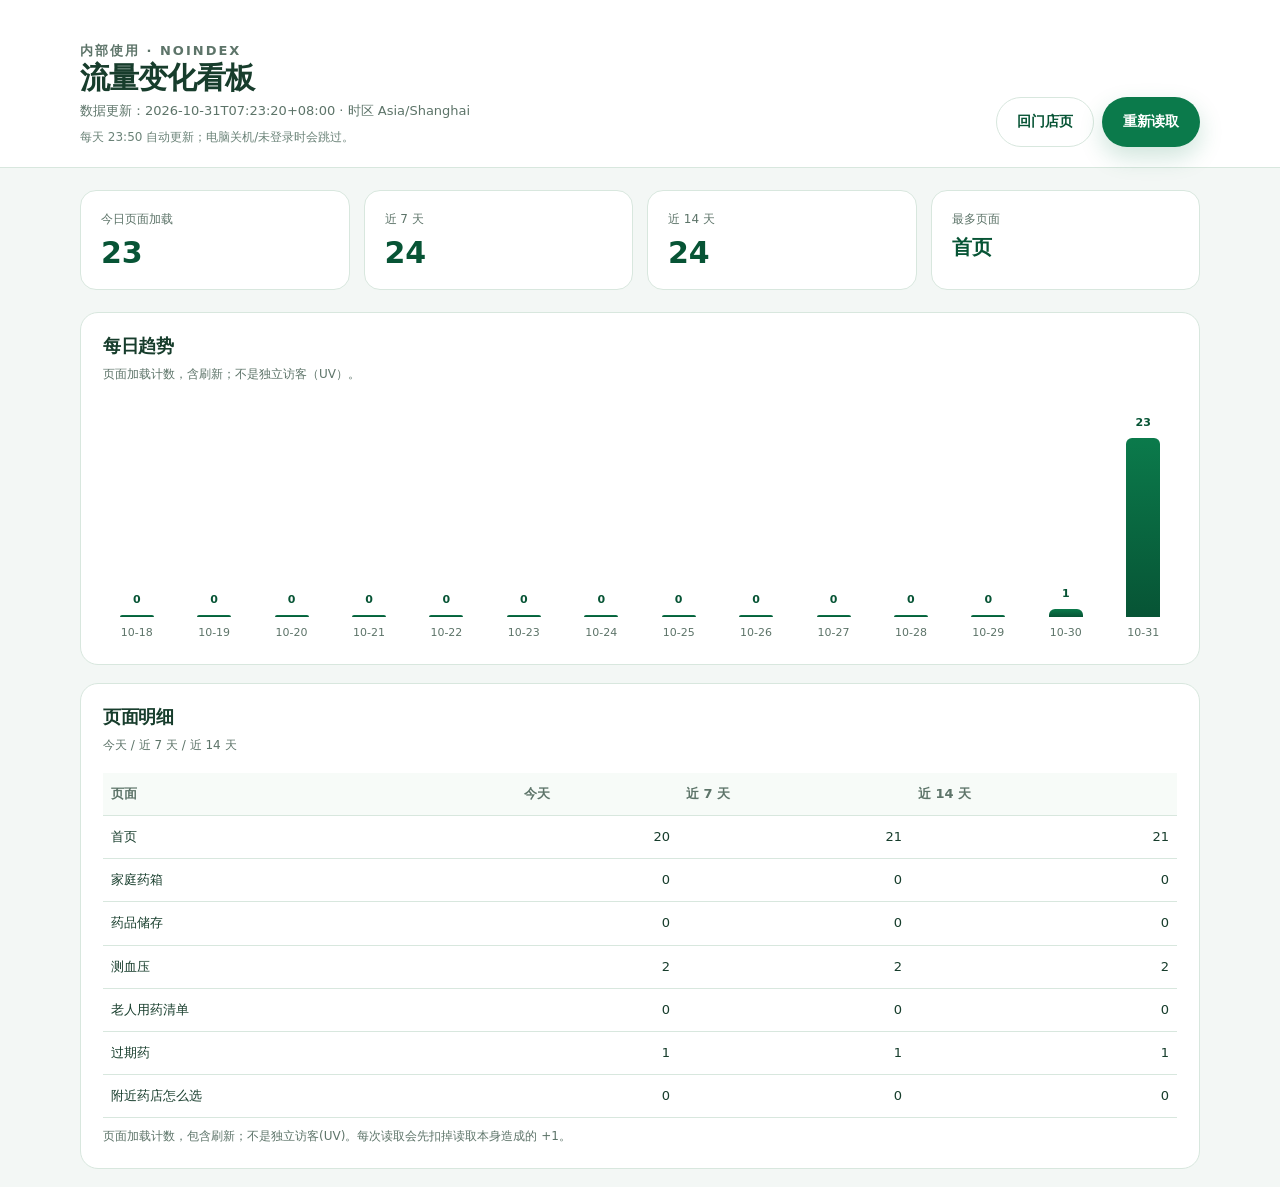
<file: dashboard/index.html>
<!DOCTYPE html>
<html lang="zh-CN">
<head>
<meta charset="UTF-8">
<meta name="viewport" content="width=device-width, initial-scale=1.0">
<meta name="robots" content="noindex,nofollow">
<title>流量看板｜万家康羊山窑店</title>
<link rel="stylesheet" href="../styles.css">
<style>
  body{background:#f3f7f5}
  .dash-head{padding:34px 0 20px;border-bottom:1px solid var(--line);background:#fff}
  .dash-head .wrap{display:flex;justify-content:space-between;align-items:flex-end;gap:16px;flex-wrap:wrap}
  .dash-head h1{margin:0;font-size:30px}
  .dash-head p{margin:6px 0 0;color:var(--muted);font-size:13px}
  .dash-actions{display:flex;gap:8px;flex-wrap:wrap}
  .stats{display:grid;grid-template-columns:repeat(4,1fr);gap:14px;margin:22px 0}
  .stat{background:#fff;border:1px solid var(--line);border-radius:16px;padding:18px 20px}
  .stat span{display:block;color:var(--muted);font-size:12px}
  .stat b{display:block;font-size:30px;line-height:1.2;margin-top:6px;color:var(--green-dark)}
  .panel{background:#fff;border:1px solid var(--line);border-radius:18px;padding:22px;margin-bottom:18px}
  .panel h2{margin:0 0 6px;font-size:18px}
  .panel .sub{color:var(--muted);font-size:12px;margin:0 0 18px}
  .chart{display:flex;align-items:flex-end;gap:10px;height:240px;padding:12px 0 0;overflow-x:auto}
  .bar-wrap{flex:1;min-width:44px;display:flex;flex-direction:column;align-items:center;justify-content:flex-end;height:100%}
  .bar{width:100%;max-width:34px;background:linear-gradient(180deg,#0b7a4b,#075435);border-radius:6px 6px 0 0;min-height:2px;transition:height .3s}
  .bar-label{font-size:11px;color:var(--muted);margin-top:7px;white-space:nowrap}
  .bar-num{font-size:11px;color:var(--green-dark);font-weight:700;margin-bottom:5px}
  table{width:100%;border-collapse:collapse;font-size:13px}
  th,td{padding:10px 8px;border-bottom:1px solid var(--line);text-align:left}
  th{color:var(--muted);font-weight:600;background:#f7fbf8}
  td.num{text-align:right;font-variant-numeric:tabular-nums}
  .note{font-size:12px;color:var(--muted);line-height:1.7;margin:8px 0 0}
  .empty{padding:40px;text-align:center;color:var(--muted)}
  @media(max-width:900px){.stats{grid-template-columns:1fr 1fr}}
  @media(max-width:560px){.stats{grid-template-columns:1fr 1fr}.dash-head h1{font-size:24px}.chart{gap:6px}}
</style>
</head>
<body>
<header class="dash-head">
  <div class="wrap">
    <div>
      <p class="eyebrow">内部使用 · noindex</p>
      <h1>流量变化看板</h1>
      <p id="updated">正在读取 traffic.json…</p>
      <p style="margin:4px 0 0;color:#6b8378;font-size:12px">每天 23:50 自动更新；电脑关机/未登录时会跳过。</p>
    </div>
    <div class="dash-actions">
      <a class="btn ghost" href="../index.html">回门店页</a>
      <button class="btn primary" type="button" onclick="loadData()">重新读取</button>
    </div>
  </div>
</header>

<main class="wrap">
  <section class="stats">
    <div class="stat"><span>今日页面加载</span><b id="today">—</b></div>
    <div class="stat"><span>近 7 天</span><b id="week">—</b></div>
    <div class="stat"><span>近 14 天</span><b id="all">—</b></div>
    <div class="stat"><span>最多页面</span><b id="top" style="font-size:20px">—</b></div>
  </section>

  <section class="panel">
    <h2>每日趋势</h2>
    <p class="sub">页面加载计数，含刷新；不是独立访客（UV）。</p>
    <div id="chart" class="chart"></div>
  </section>

  <section class="panel">
    <h2>页面明细</h2>
    <p class="sub">今天 / 近 7 天 / 近 14 天</p>
    <div style="overflow-x:auto">
      <table>
        <thead><tr><th>页面</th><th class="num">今天</th><th class="num">近 7 天</th><th class="num">近 14 天</th></tr></thead>
        <tbody id="tbody"></tbody>
      </table>
    </div>
    <p class="note" id="note"></p>
  </section>
</main>

<script>
let DATA = null;

function fmt(n){return new Intl.NumberFormat('zh-CN').format(n||0)}
function sumDays(page, days){return days.reduce((a,d)=>a+((DATA.counts[page]||{})[d]||0),0)}
function totalDay(day){return Object.keys(DATA.pages).reduce((a,p)=>a+((DATA.counts[p]||{})[day]||0),0)}

function draw(){
  const days = DATA.days || [];
  const today = days[days.length-1];
  const last7 = days.slice(-7);
  const totals = days.map(totalDay);
  const allTotal = totals.reduce((a,b)=>a+b,0);
  document.getElementById('today').textContent = fmt(totalDay(today));
  document.getElementById('week').textContent = fmt(last7.reduce((a,d)=>a+totalDay(d),0));
  document.getElementById('all').textContent = fmt(allTotal);
  const pageTotals = Object.keys(DATA.pages).map(p=>({p,n:sumDays(p,days)}));
  pageTotals.sort((a,b)=>b.n-a.n);
  document.getElementById('top').textContent = pageTotals[0] && pageTotals[0].n>0 ? DATA.pages[pageTotals[0].p] : '暂无数据';
  document.getElementById('updated').textContent = '数据更新：' + (DATA.updated||'—') + ' · 时区 ' + (DATA.timezone||'Asia/Shanghai');

  const max = Math.max(1, ...totals);
  const chart = document.getElementById('chart');
  chart.innerHTML = days.map((d,i)=>{
    const h = Math.round((totals[i]/max)*180);
    return '<div class="bar-wrap"><div class="bar-num">'+totals[i]+'</div><div class="bar" style="height:'+Math.max(2,h)+'px"></div><div class="bar-label">'+d.slice(5)+'</div></div>';
  }).join('');

  const tbody = document.getElementById('tbody');
  tbody.innerHTML = Object.keys(DATA.pages).map(p=>{
    const todayN = (DATA.counts[p]||{})[today]||0;
    return '<tr><td>'+DATA.pages[p]+'</td><td class="num">'+fmt(todayN)+'</td><td class="num">'+fmt(sumDays(p,last7))+'</td><td class="num">'+fmt(sumDays(p,days))+'</td></tr>';
  }).join('');
  document.getElementById('note').textContent = DATA.note || '';
}

async function loadData(){
  try{
    const r = await fetch('../traffic.json?t=' + Date.now(), {cache:'no-store'});
    DATA = await r.json();
    draw();
  }catch(e){
    document.getElementById('updated').textContent = '读取 traffic.json 失败：' + e.message;
  }
}
loadData();
</script>
</body>
</html>
</file>
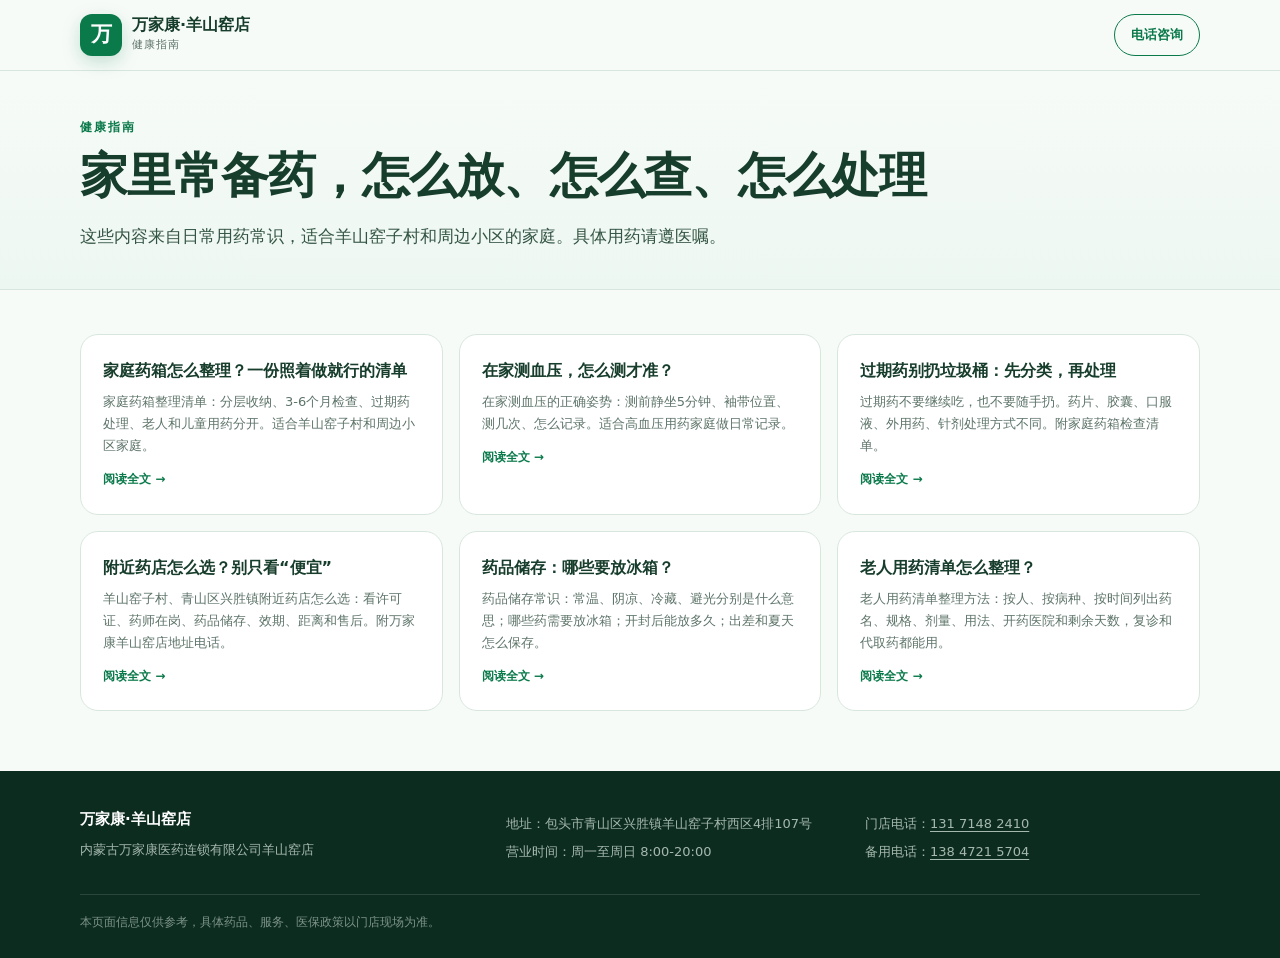
<file: guides/index.html>
﻿<!DOCTYPE html><html lang="zh-CN"><head><meta charset="UTF-8"><meta name="viewport" content="width=device-width, initial-scale=1.0"><title>健康指南｜万家康羊山窑店</title><meta name="description" content="家庭药箱、药品储存、测血压、老人用药清单、过期药处理、附近药店怎么选。"><link rel="canonical" href="https://cbbccb915.github.io/wanjiakang-yangshanyao/guides/"><link rel="stylesheet" href="../styles.css"></head><body><header class="top"><div class="wrap nav"><a class="brand" href="../index.html"><span class="brand-mark">万</span><span><strong>万家康·羊山窑店</strong><small>健康指南</small></span></a><a class="call" href="tel:13171482410">电话咨询</a></div></header><section class="article-hero"><div class="wrap"><p class="eyebrow">健康指南</p><h1>家里常备药，怎么放、怎么查、怎么处理</h1><p class="lead">这些内容来自日常用药常识，适合羊山窑子村和周边小区的家庭。具体用药请遵医嘱。</p></div></section><main class="wrap" style="padding:44px 0 60px"><div class="guide-grid"><a class="guide-card" href="family-medicine-box.html"><b>家庭药箱怎么整理？一份照着做就行的清单</b><span>家庭药箱整理清单：分层收纳、3-6个月检查、过期药处理、老人和儿童用药分开。适合羊山窑子村和周边小区家庭。</span><em>阅读全文 →</em></a><a class="guide-card" href="blood-pressure.html"><b>在家测血压，怎么测才准？</b><span>在家测血压的正确姿势：测前静坐5分钟、袖带位置、测几次、怎么记录。适合高血压用药家庭做日常记录。</span><em>阅读全文 →</em></a><a class="guide-card" href="expired-medicine.html"><b>过期药别扔垃圾桶：先分类，再处理</b><span>过期药不要继续吃，也不要随手扔。药片、胶囊、口服液、外用药、针剂处理方式不同。附家庭药箱检查清单。</span><em>阅读全文 →</em></a><a class="guide-card" href="community-pharmacy.html"><b>附近药店怎么选？别只看“便宜”</b><span>羊山窑子村、青山区兴胜镇附近药店怎么选：看许可证、药师在岗、药品储存、效期、距离和售后。附万家康羊山窑店地址电话。</span><em>阅读全文 →</em></a><a class="guide-card" href="medicine-storage.html"><b>药品储存：哪些要放冰箱？</b><span>药品储存常识：常温、阴凉、冷藏、避光分别是什么意思；哪些药需要放冰箱；开封后能放多久；出差和夏天怎么保存。</span><em>阅读全文 →</em></a><a class="guide-card" href="elderly-medication-list.html"><b>老人用药清单怎么整理？</b><span>老人用药清单整理方法：按人、按病种、按时间列出药名、规格、剂量、用法、开药医院和剩余天数，复诊和代取药都能用。</span><em>阅读全文 →</em></a></div></main><footer class="footer"><div class="wrap footer-grid"><div><strong>万家康·羊山窑店</strong><p>内蒙古万家康医药连锁有限公司羊山窑店</p></div><div><p>地址：包头市青山区兴胜镇羊山窑子村西区4排107号</p><p>营业时间：周一至周日 8:00-20:00</p></div><div><p>门店电话：<a href="tel:13171482410">131 7148 2410</a></p><p>备用电话：<a href="tel:13847215704">138 4721 5704</a></p></div></div><div class="wrap copyright">本页面信息仅供参考，具体药品、服务、医保政策以门店现场为准。</div></footer></body></html>
</file>
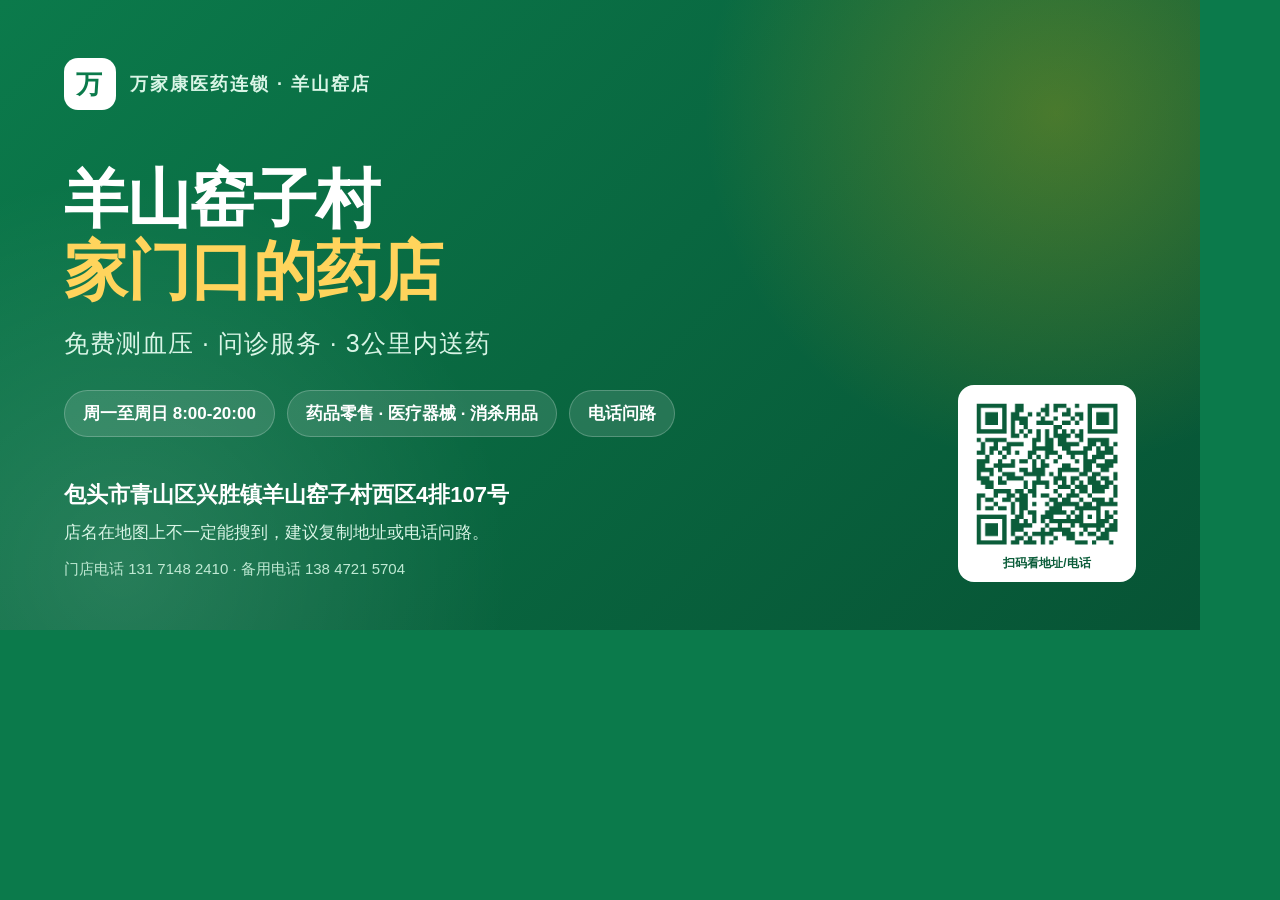
<file: share.html>
<!DOCTYPE html>
<html lang="zh-CN">
<head>
<meta charset="UTF-8">
<style>
  *{box-sizing:border-box;margin:0;padding:0}
  body{width:1200px;height:630px;overflow:hidden;font-family:"Microsoft YaHei","PingFang SC",sans-serif;background:#0b7a4b;color:#fff}
  .card{width:1200px;height:630px;padding:58px 64px;position:relative;overflow:hidden;background:
    radial-gradient(circle at 88% 18%,rgba(242,183,5,.28),transparent 30%),
    radial-gradient(circle at 10% 90%,rgba(255,255,255,.12),transparent 32%),
    linear-gradient(135deg,#0b7a4b 0%,#075435 100%)}
  .brand{display:flex;align-items:center;gap:14px;font-size:18px;font-weight:700;letter-spacing:2px;color:#d9f5e6}
  .mark{width:52px;height:52px;border-radius:14px;background:#fff;color:#0b7a4b;display:flex;align-items:center;justify-content:center;font-size:26px;font-weight:900}
  h1{margin-top:54px;font-size:64px;line-height:1.12;letter-spacing:-1px;font-weight:900}
  h1 span{color:#ffd45c}
  .sub{margin-top:20px;font-size:25px;color:#d9f5e6;letter-spacing:1px}
  .services{margin-top:30px;display:flex;gap:12px;flex-wrap:wrap}
  .services b{background:rgba(255,255,255,.12);border:1px solid rgba(255,255,255,.22);border-radius:999px;padding:11px 18px;font-size:17px;font-weight:600}
  .bottom{position:absolute;left:64px;right:64px;bottom:48px;display:flex;align-items:flex-end;justify-content:space-between;gap:28px}
  .addr{font-size:17px;line-height:1.75;color:#d9f5e6}
  .addr strong{display:block;font-size:22px;color:#fff;margin-bottom:4px}
  .phone{font-size:15px;color:#bfe9d3;margin-top:8px}
  .qr{width:178px;background:#fff;border-radius:16px;padding:10px;text-align:center;flex-shrink:0}
  .qr img{width:158px;height:158px;display:block}
  .qr span{display:block;color:#0b5d3a;font-size:12px;font-weight:700;margin-top:2px}
</style>
</head>
<body>
<div class="card">
  <div class="brand"><div class="mark">万</div>万家康医药连锁 · 羊山窑店</div>
  <h1>羊山窑子村<br><span>家门口的药店</span></h1>
  <div class="sub">免费测血压 · 问诊服务 · 3公里内送药</div>
  <div class="services"><b>周一至周日 8:00-20:00</b><b>药品零售 · 医疗器械 · 消杀用品</b><b>电话问路</b></div>
  <div class="bottom">
    <div class="addr">
      <strong>包头市青山区兴胜镇羊山窑子村西区4排107号</strong>
      店名在地图上不一定能搜到，建议复制地址或电话问路。
      <div class="phone">门店电话 131 7148 2410 · 备用电话 138 4721 5704</div>
    </div>
    <div class="qr"><img src="assets/qr.png" alt="扫码打开门店页"><span>扫码看地址/电话</span></div>
  </div>
</div>
</body>
</html>
</file>
<file: styles.css>
:root{
  --green:#0b7a4b;
  --green-dark:#075435;
  --green-soft:#eaf6ef;
  --ink:#173d2c;
  --muted:#5d7469;
  --line:#d8e7de;
  --gold:#f2b705;
  --bg:#f7fbf8;
  --white:#fff;
}
*{box-sizing:border-box}
html{scroll-behavior:smooth}
body{
  margin:0;
  font-family:"Microsoft YaHei","PingFang SC","Noto Sans SC",system-ui,-apple-system,sans-serif;
  color:var(--ink);
  background:var(--bg);
  line-height:1.7;
  -webkit-font-smoothing:antialiased;
}
a{color:inherit;text-decoration:none}
img{max-width:100%;display:block}
.wrap{width:min(1120px,calc(100% - 40px));margin:0 auto}
.top{
  position:sticky;top:0;z-index:20;
  background:rgba(247,251,248,.92);
  backdrop-filter:blur(12px);
  border-bottom:1px solid var(--line);
}
.nav{display:flex;align-items:center;justify-content:space-between;padding:14px 0}
.brand{display:flex;align-items:center;gap:10px}
.brand-mark{
  width:42px;height:42px;border-radius:12px;background:var(--green);color:#fff;
  display:flex;align-items:center;justify-content:center;font-size:21px;font-weight:800;
  box-shadow:0 6px 18px rgba(11,122,75,.22);
}
.brand strong{display:block;font-size:16px;line-height:1.3}
.brand small{display:block;color:var(--muted);font-size:11px;letter-spacing:1px}
.call{
  border:1px solid var(--green);color:var(--green);border-radius:999px;
  padding:9px 16px;font-size:13px;font-weight:700;
}
.hero{
  background:
    radial-gradient(circle at 85% 10%,rgba(242,183,5,.16),transparent 28%),
    radial-gradient(circle at 10% 80%,rgba(11,122,75,.12),transparent 30%),
    linear-gradient(180deg,#f7fbf8 0%,#edf7f1 100%);
  border-bottom:1px solid var(--line);
}
.hero-grid{
  display:grid;grid-template-columns:1.4fr .8fr;gap:44px;align-items:center;
  padding:64px 0 58px;
}
.eyebrow{
  margin:0 0 10px;color:var(--green);font-size:12px;font-weight:800;
  letter-spacing:2px;text-transform:uppercase;
}
h1{
  margin:0;font-size:clamp(38px,5.5vw,68px);line-height:1.08;
  letter-spacing:-1px;font-weight:900;
}
h1 em{font-style:normal;color:var(--green)}
.lead{margin:18px 0 0;color:#345545;font-size:17px}
.hero-actions{display:flex;gap:12px;flex-wrap:wrap;margin-top:26px}
.btn{
  display:inline-flex;align-items:center;justify-content:center;
  border-radius:999px;padding:12px 20px;font-size:14px;font-weight:800;
  border:1px solid transparent;transition:.18s ease;cursor:pointer;
}
.btn.primary{background:var(--green);color:#fff;box-shadow:0 10px 24px rgba(11,122,75,.2)}
.btn.primary:hover{background:var(--green-dark);transform:translateY(-1px)}
.btn.ghost{background:#fff;border-color:var(--line);color:var(--green-dark)}
.btn.ghost:hover{border-color:var(--green)}
.btn.big{padding:15px 28px;font-size:15px}
.note{margin:16px 0 0;color:var(--muted);font-size:12px}
.hero-card{
  background:#fff;border:1px solid var(--line);border-radius:24px;
  padding:24px;text-align:center;box-shadow:0 18px 50px rgba(13,70,45,.08);
}
.hero-card img{width:220px;margin:0 auto 12px;border-radius:12px}
.hero-card strong{display:block;font-size:16px}
.hero-card span{display:block;color:var(--muted);font-size:12px;margin-top:4px}
.section{padding:62px 0}
.section.alt{background:#fff;border-top:1px solid var(--line);border-bottom:1px solid var(--line)}
.section-head{max-width:760px;margin-bottom:28px}
h2{margin:0;font-size:clamp(25px,3.2vw,38px);line-height:1.25;letter-spacing:-.5px}
.cards{display:grid;grid-template-columns:repeat(3,1fr);gap:16px}
.card{
  background:#fff;border:1px solid var(--line);border-radius:18px;padding:22px;
  box-shadow:0 4px 18px rgba(13,70,45,.04);
}
.card .ico{
  width:34px;height:34px;border-radius:10px;background:var(--green-soft);
  color:var(--green);font-size:12px;font-weight:900;display:flex;align-items:center;justify-content:center;
  margin-bottom:14px;
}
.card h3{margin:0 0 8px;font-size:17px}
.card p{margin:0;color:var(--muted);font-size:13.5px}
.two-col{display:grid;grid-template-columns:1.1fr .9fr;gap:36px;align-items:start}
.map-actions{display:flex;gap:10px;flex-wrap:wrap;margin-top:22px}
.info-card{
  background:var(--green);color:#fff;border-radius:22px;padding:28px;
  box-shadow:0 18px 46px rgba(11,122,75,.18);
}
.info-card h3{margin:0 0 16px;font-size:18px}
.info-card dl{margin:0;display:grid;grid-template-columns:88px 1fr;gap:10px 14px;font-size:13px}
.info-card dt{color:rgba(255,255,255,.65)}
.info-card dd{margin:0;color:#fff}
.info-card a{text-decoration:underline;text-underline-offset:3px}
.faq{display:grid;gap:10px;max-width:900px}
details{
  background:#fff;border:1px solid var(--line);border-radius:14px;padding:0 18px;
}
summary{
  cursor:pointer;list-style:none;padding:16px 0;font-weight:800;font-size:14.5px;
  display:flex;align-items:center;justify-content:space-between;gap:16px;
}
summary::-webkit-details-marker{display:none}
summary::after{content:"+";color:var(--green);font-size:20px;font-weight:400}
details[open] summary::after{content:"−"}
details p{margin:0 0 16px;color:var(--muted);font-size:13.5px}
.cta{padding-top:0}
.cta-box{
  background:linear-gradient(120deg,var(--green) 0%,#0a6540 100%);
  color:#fff;border-radius:26px;padding:38px;
  display:flex;align-items:center;justify-content:space-between;gap:26px;
  box-shadow:0 24px 60px rgba(11,90,55,.2);
}
.cta-box .eyebrow{color:#c8f1dc}
.cta-box h2{color:#fff}
.cta-box p{margin:10px 0 0;color:rgba(255,255,255,.78);font-size:13.5px}
.cta-actions{display:flex;gap:10px;flex-wrap:wrap;flex-shrink:0}
.cta-box .btn.primary{background:#fff;color:var(--green-dark);box-shadow:none}
.cta-box .btn.ghost{background:transparent;border-color:rgba(255,255,255,.5);color:#fff}
.footer{background:#0d2c20;color:#d8e7de;padding:36px 0 26px;font-size:13px}
.footer-grid{display:grid;grid-template-columns:1.2fr 1fr 1fr;gap:24px}
.footer strong{color:#fff;font-size:15px}
.footer p{margin:6px 0;color:rgba(216,231,222,.75)}
.footer a{text-decoration:underline;text-underline-offset:3px}
.copyright{
  border-top:1px solid rgba(255,255,255,.12);margin-top:24px;padding-top:18px;
  color:rgba(216,231,222,.55);font-size:11.5px;
}
@media(max-width:860px){
  .hero-grid,.two-col,.cta-box{grid-template-columns:1fr;display:grid}
  .hero-grid{padding:42px 0 38px;gap:28px}
  .cards{grid-template-columns:1fr 1fr}
  .hero-card{max-width:360px}
  .cta-box{padding:28px}
  .footer-grid{grid-template-columns:1fr}
}
@media(max-width:560px){
  .wrap{width:calc(100% - 28px)}
  .cards{grid-template-columns:1fr}
  .nav{padding:10px 0}
  .brand small{display:none}
  .brand strong{font-size:14px}
  .call{display:none}
  .lead{font-size:15px;line-height:1.65;word-break:break-word}
  .section{padding:44px 0}
  .hero-card img{width:180px}
}

/* 文章页 */
.article-hero{
  background:linear-gradient(180deg,#f7fbf8 0%,#edf7f1 100%);
  border-bottom:1px solid var(--line);
  padding:46px 0 38px;
}
.article-hero h1{font-size:clamp(30px,4vw,48px);line-height:1.18;max-width:900px}
.article-hero .lead{max-width:820px}
.article-wrap{display:grid;grid-template-columns:minmax(0,1fr) 300px;gap:40px;align-items:start;padding:44px 0 60px}
.article{background:#fff;border:1px solid var(--line);border-radius:20px;padding:34px 38px;box-shadow:0 8px 28px rgba(13,70,45,.05)}
.article h2{margin:30px 0 10px;font-size:22px;letter-spacing:0}
.article h2:first-child{margin-top:0}
.article h3{margin:20px 0 8px;font-size:16px}
.article p{margin:0 0 12px;color:#3d5e4f;font-size:14.5px}
.article ul,.article ol{margin:0 0 14px;padding-left:22px;color:#3d5e4f;font-size:14.5px}
.article li{margin:5px 0}
.article .note-box{background:var(--green-soft);border-left:4px solid var(--green);border-radius:0 10px 10px 0;padding:14px 16px;margin:18px 0;color:#2f5f49;font-size:13.5px}
.article .cta-inline{background:linear-gradient(120deg,var(--green),#0a6540);color:#fff;border-radius:16px;padding:20px;margin:24px 0}
.article .cta-inline p{color:rgba(255,255,255,.85);margin:0 0 10px}
.article .cta-inline .btn{background:#fff;color:var(--green-dark)}
.article table{width:100%;border-collapse:collapse;font-size:13.5px;margin:12px 0 18px}
.article th,.article td{border:1px solid var(--line);padding:9px 10px;text-align:left;vertical-align:top}
.article th{background:#f1f8f4;color:#0b5d3a}
.aside-card{background:#fff;border:1px solid var(--line);border-radius:18px;padding:22px;margin-bottom:16px}
.aside-card h3{margin:0 0 8px;font-size:16px}
.aside-card p{margin:0 0 8px;color:var(--muted);font-size:13px}
.aside-card .btn{width:100%;margin-top:6px}
.aside-links{display:grid;gap:8px;margin-top:8px}
.aside-links a{font-size:13px;color:var(--green-dark);border-bottom:1px dashed var(--line);padding:7px 0}
.guide-grid{display:grid;grid-template-columns:repeat(3,1fr);gap:16px}
.guide-card{display:block;background:#fff;border:1px solid var(--line);border-radius:18px;padding:22px;transition:.18s ease}
.guide-card:hover{border-color:var(--green);transform:translateY(-2px);box-shadow:0 12px 28px rgba(13,70,45,.08)}
.guide-card b{display:block;font-size:16px;margin-bottom:7px;color:var(--ink)}
.guide-card span{display:block;color:var(--muted);font-size:13px}
.guide-card em{display:inline-block;font-style:normal;color:var(--green);font-size:12px;font-weight:800;margin-top:12px}
@media(max-width:900px){
  .article-wrap{grid-template-columns:1fr}
  .guide-grid{grid-template-columns:1fr 1fr}
}
@media(max-width:560px){
  .article{padding:24px 20px;border-radius:16px}
  .guide-grid{grid-template-columns:1fr}
  .article-hero{padding:32px 0 26px}
}
</file>
